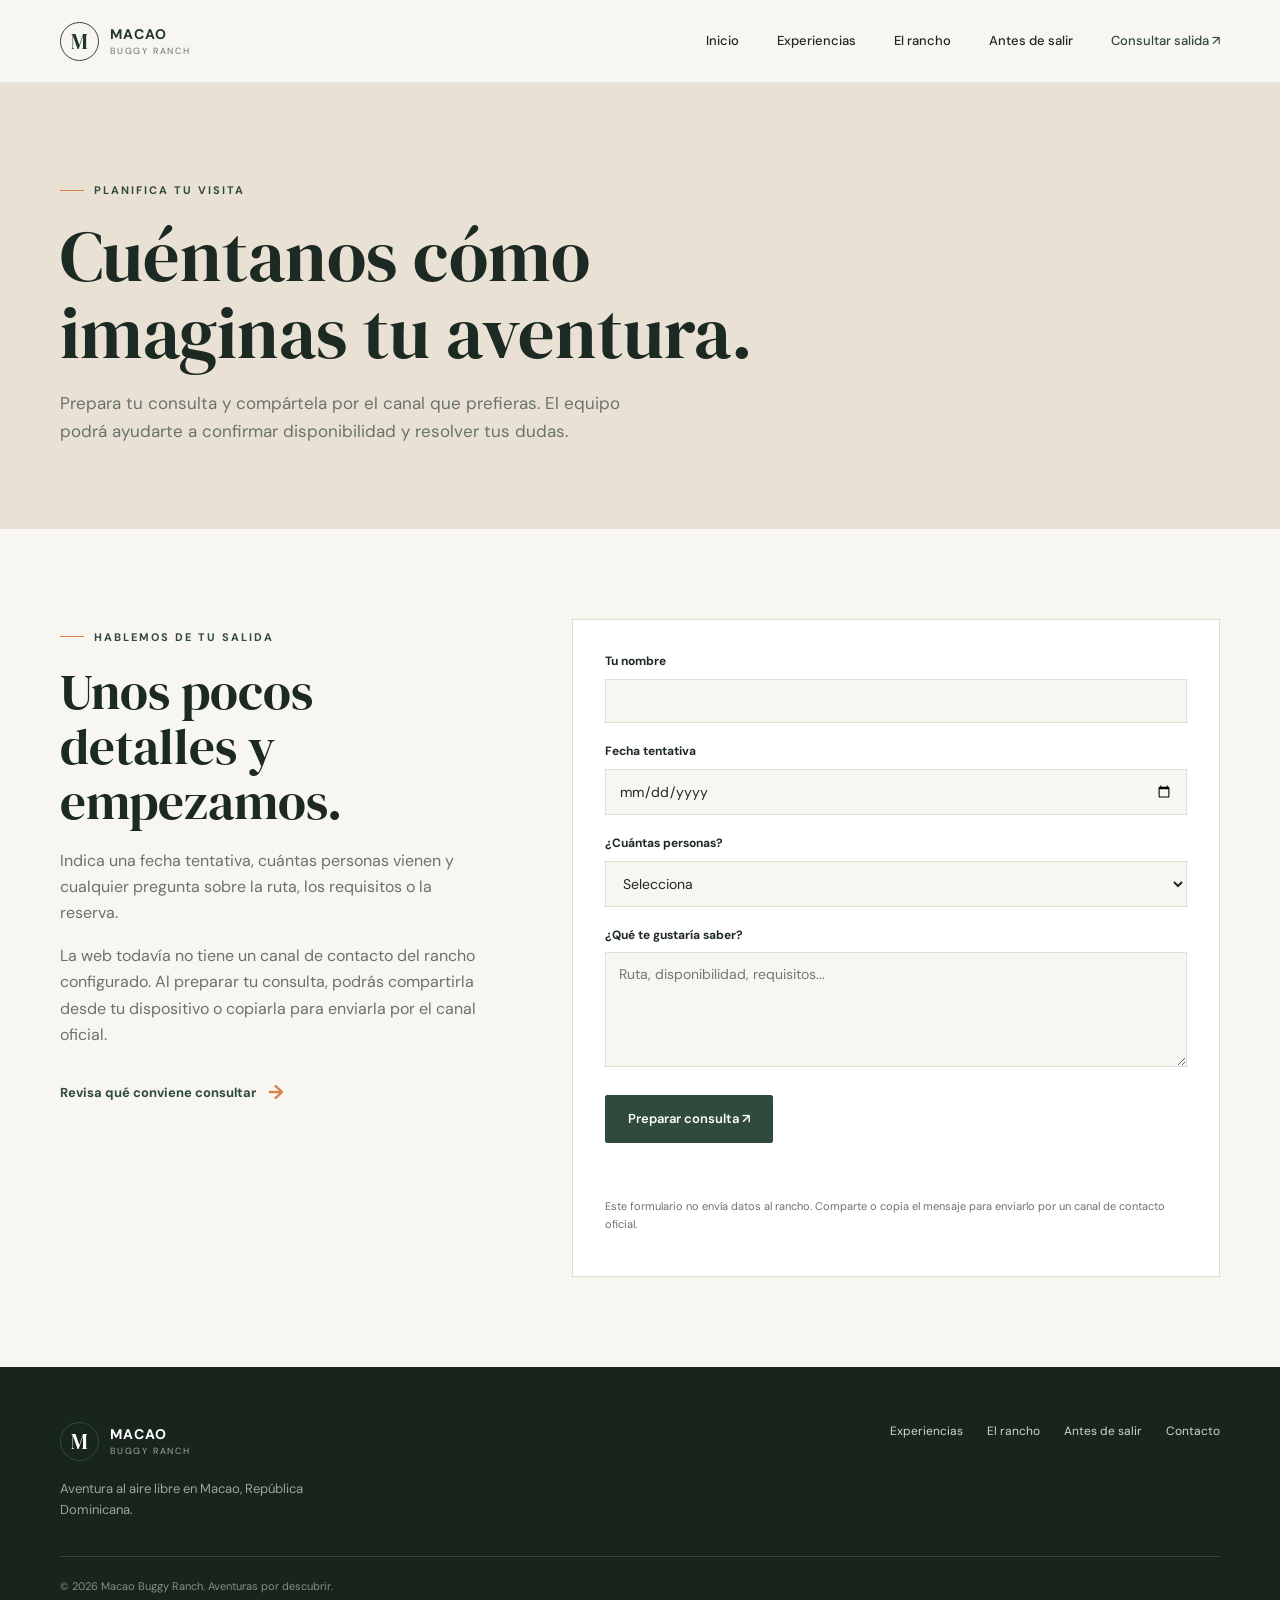
<file: contact.html>
<!doctype html>
<html lang="es">
<head>
    <meta charset="utf-8"><meta name="viewport" content="width=device-width, initial-scale=1">
    <meta name="description" content="Prepara una consulta para planificar tu salida en buggy en Macao.">
    <title>Consulta tu salida | Macao Buggy Ranch</title>
    <link rel="icon" href="assets/img/favicon.ico">
    <link rel="preconnect" href="https://fonts.googleapis.com"><link rel="preconnect" href="https://fonts.gstatic.com" crossorigin>
    <link href="https://fonts.googleapis.com/css2?family=DM+Sans:wght@400;500;600;700&family=DM+Serif+Display&display=swap" rel="stylesheet">
    <link rel="stylesheet" href="assets/css/site.css">
</head>
<body>
    <header class="site-header"><div class="shell header-inner">
        <a class="brand" href="index.html" aria-label="Macao Buggy Ranch, inicio"><span class="brand-mark" aria-hidden="true">M</span><span class="brand-copy"><strong>MACAO</strong><small>BUGGY RANCH</small></span></a>
        <nav class="site-nav" aria-label="Navegación principal"><a href="index.html">Inicio</a><a href="shop.html">Experiencias</a><a href="about.html">El rancho</a><a href="shop-single.html">Antes de salir</a><a class="nav-cta" href="contact.html" aria-current="page">Consultar salida ↗</a></nav>
    </div></header>
    <main>
        <section class="page-hero"><div class="shell"><span class="eyebrow">Planifica tu visita</span><h1>Cuéntanos cómo imaginas tu aventura.</h1><p>Prepara tu consulta y compártela por el canal que prefieras. El equipo podrá ayudarte a confirmar disponibilidad y resolver tus dudas.</p></div></section>
        <section class="content-section shell">
            <div class="contact-layout">
                <div class="contact-details"><span class="eyebrow">Hablemos de tu salida</span><h2>Unos pocos detalles y empezamos.</h2><p>Indica una fecha tentativa, cuántas personas vienen y cualquier pregunta sobre la ruta, los requisitos o la reserva.</p><p>La web todavía no tiene un canal de contacto del rancho configurado. Al preparar tu consulta, podrás compartirla desde tu dispositivo o copiarla para enviarla por el canal oficial.</p><a class="text-link" href="shop-single.html">Revisa qué conviene consultar <span aria-hidden="true">→</span></a></div>
                <form class="contact-form" data-contact-form>
                    <div class="field"><label for="name">Tu nombre</label><input id="name" name="name" autocomplete="name" required></div>
                    <div class="field"><label for="date">Fecha tentativa</label><input id="date" name="date" type="date"></div>
                    <div class="field"><label for="people">¿Cuántas personas?</label><select id="people" name="people" required><option value="">Selecciona</option><option>1 persona</option><option>2 personas</option><option>3 personas</option><option>4 personas</option><option>5 o más personas</option></select></div>
                    <div class="field"><label for="message">¿Qué te gustaría saber?</label><textarea id="message" name="message" placeholder="Ruta, disponibilidad, requisitos..."></textarea></div>
                    <button class="button" type="submit">Preparar consulta ↗</button>
                    <p class="form-status" data-form-status aria-live="polite"></p>
                    <p class="contact-note">Este formulario no envía datos al rancho. Comparte o copia el mensaje para enviarlo por un canal de contacto oficial.</p>
                </form>
            </div>
        </section>
    </main>
    <footer class="site-footer"><div class="shell"><div class="footer-main"><div><a class="brand" href="index.html"><span class="brand-mark" aria-hidden="true">M</span><span class="brand-copy"><strong>MACAO</strong><small>BUGGY RANCH</small></span></a><p class="footer-blurb">Aventura al aire libre en Macao, República Dominicana.</p></div><nav class="footer-links" aria-label="Navegación del pie"><a href="shop.html">Experiencias</a><a href="about.html">El rancho</a><a href="shop-single.html">Antes de salir</a><a href="contact.html">Contacto</a></nav></div><div class="footer-bottom">© 2026 Macao Buggy Ranch. Aventuras por descubrir.</div></div></footer>
    <script src="assets/js/site.js"></script>
</body>
</html>
</file>
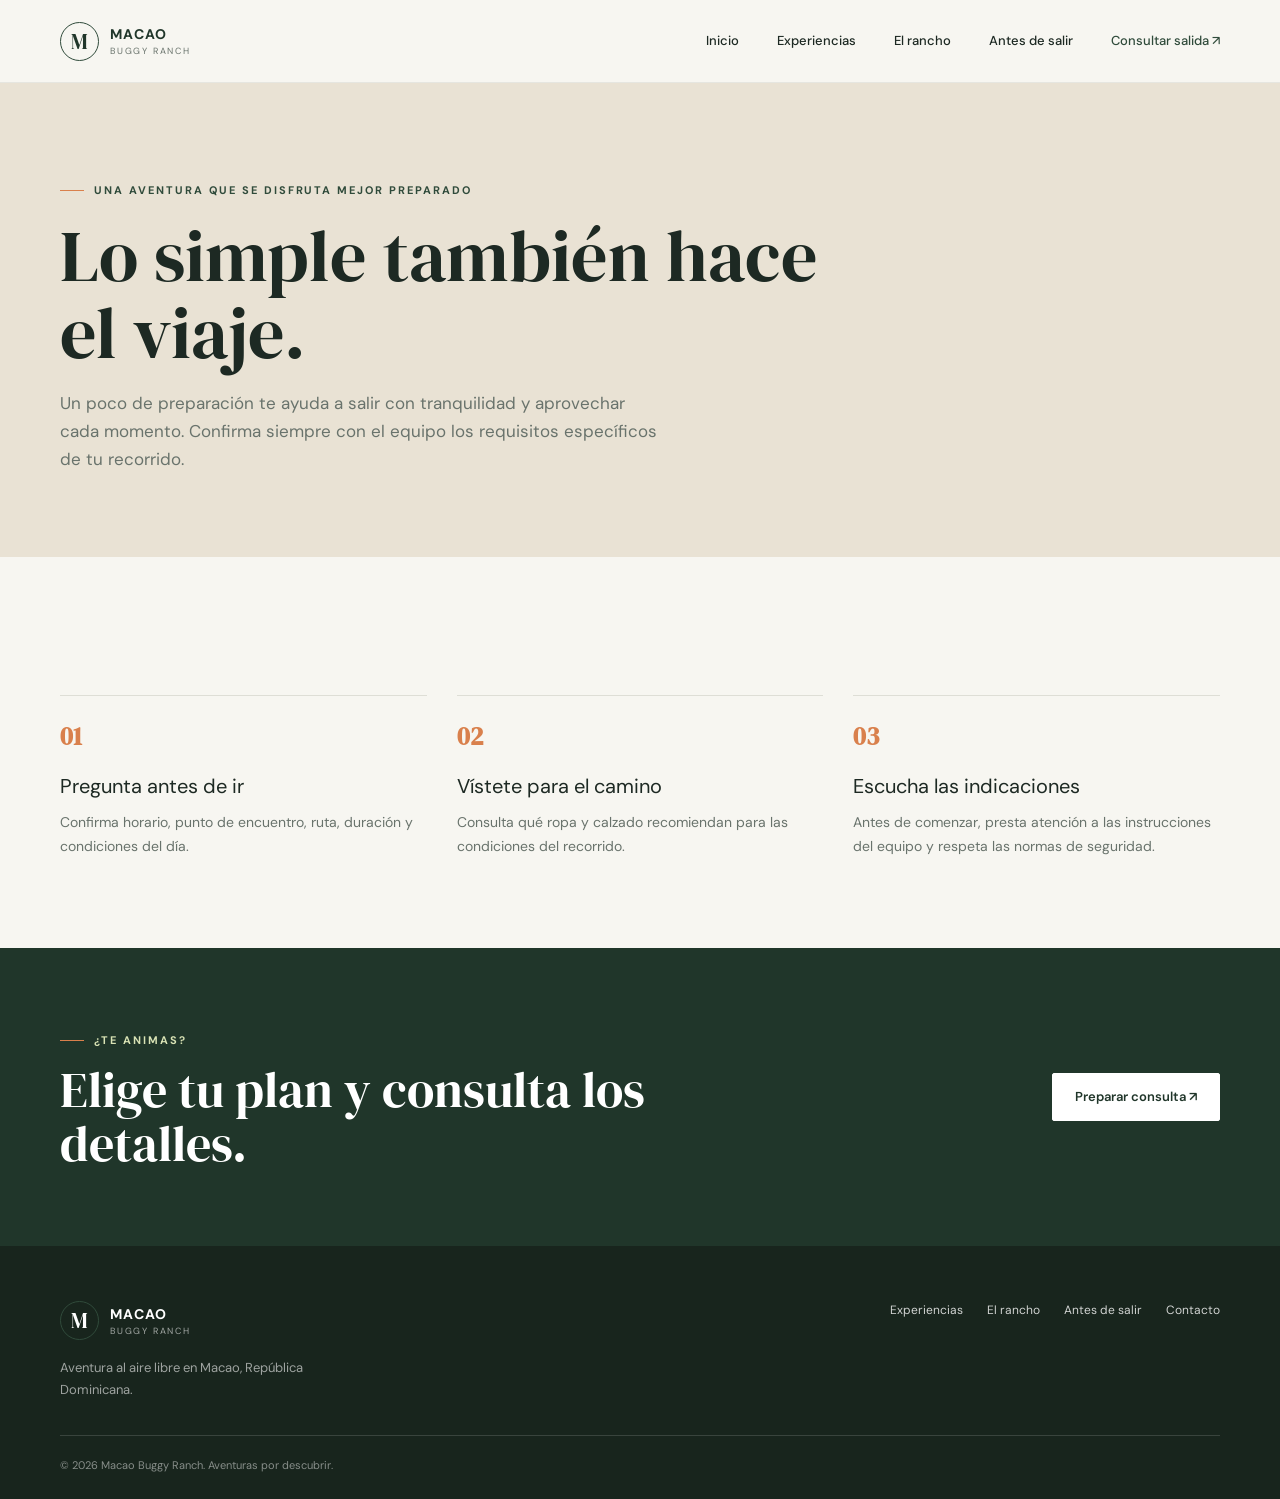
<file: el-poder-de-cambiar.html>
<!doctype html>
<html lang="es">
<head>
    <meta charset="utf-8"><meta name="viewport" content="width=device-width, initial-scale=1">
    <meta name="description" content="Unos consejos sencillos para disfrutar tu aventura en buggy en Macao.">
    <title>Consejos para tu aventura | Macao Buggy Ranch</title>
    <link rel="icon" href="assets/img/favicon.ico">
    <link rel="preconnect" href="https://fonts.googleapis.com"><link rel="preconnect" href="https://fonts.gstatic.com" crossorigin>
    <link href="https://fonts.googleapis.com/css2?family=DM+Sans:wght@400;500;600;700&family=DM+Serif+Display&display=swap" rel="stylesheet">
    <link rel="stylesheet" href="assets/css/site.css">
</head>
<body>
    <header class="site-header"><div class="shell header-inner">
        <a class="brand" href="index.html" aria-label="Macao Buggy Ranch, inicio"><span class="brand-mark" aria-hidden="true">M</span><span class="brand-copy"><strong>MACAO</strong><small>BUGGY RANCH</small></span></a>
        <nav class="site-nav" aria-label="Navegación principal"><a href="index.html">Inicio</a><a href="shop.html">Experiencias</a><a href="about.html">El rancho</a><a href="shop-single.html">Antes de salir</a><a class="nav-cta" href="contact.html">Consultar salida ↗</a></nav>
    </div></header>
    <main>
        <section class="page-hero"><div class="shell"><span class="eyebrow">Una aventura que se disfruta mejor preparado</span><h1>Lo simple también hace el viaje.</h1><p>Un poco de preparación te ayuda a salir con tranquilidad y aprovechar cada momento. Confirma siempre con el equipo los requisitos específicos de tu recorrido.</p></div></section>
        <section class="content-section shell">
            <div class="steps">
                <article class="step"><strong>01</strong><h3>Pregunta antes de ir</h3><p>Confirma horario, punto de encuentro, ruta, duración y condiciones del día.</p></article>
                <article class="step"><strong>02</strong><h3>Vístete para el camino</h3><p>Consulta qué ropa y calzado recomiendan para las condiciones del recorrido.</p></article>
                <article class="step"><strong>03</strong><h3>Escucha las indicaciones</h3><p>Antes de comenzar, presta atención a las instrucciones del equipo y respeta las normas de seguridad.</p></article>
            </div>
        </section>
        <section class="callout"><div class="shell callout-inner"><div><span class="eyebrow">¿Te animas?</span><h2>Elige tu plan y consulta los detalles.</h2></div><a class="button button-light" href="contact.html">Preparar consulta ↗</a></div></section>
    </main>
    <footer class="site-footer"><div class="shell"><div class="footer-main"><div><a class="brand" href="index.html"><span class="brand-mark" aria-hidden="true">M</span><span class="brand-copy"><strong>MACAO</strong><small>BUGGY RANCH</small></span></a><p class="footer-blurb">Aventura al aire libre en Macao, República Dominicana.</p></div><nav class="footer-links" aria-label="Navegación del pie"><a href="shop.html">Experiencias</a><a href="about.html">El rancho</a><a href="shop-single.html">Antes de salir</a><a href="contact.html">Contacto</a></nav></div><div class="footer-bottom">© 2026 Macao Buggy Ranch. Aventuras por descubrir.</div></div></footer>
    <script src="assets/js/site.js"></script>
</body>
</html>
</file>
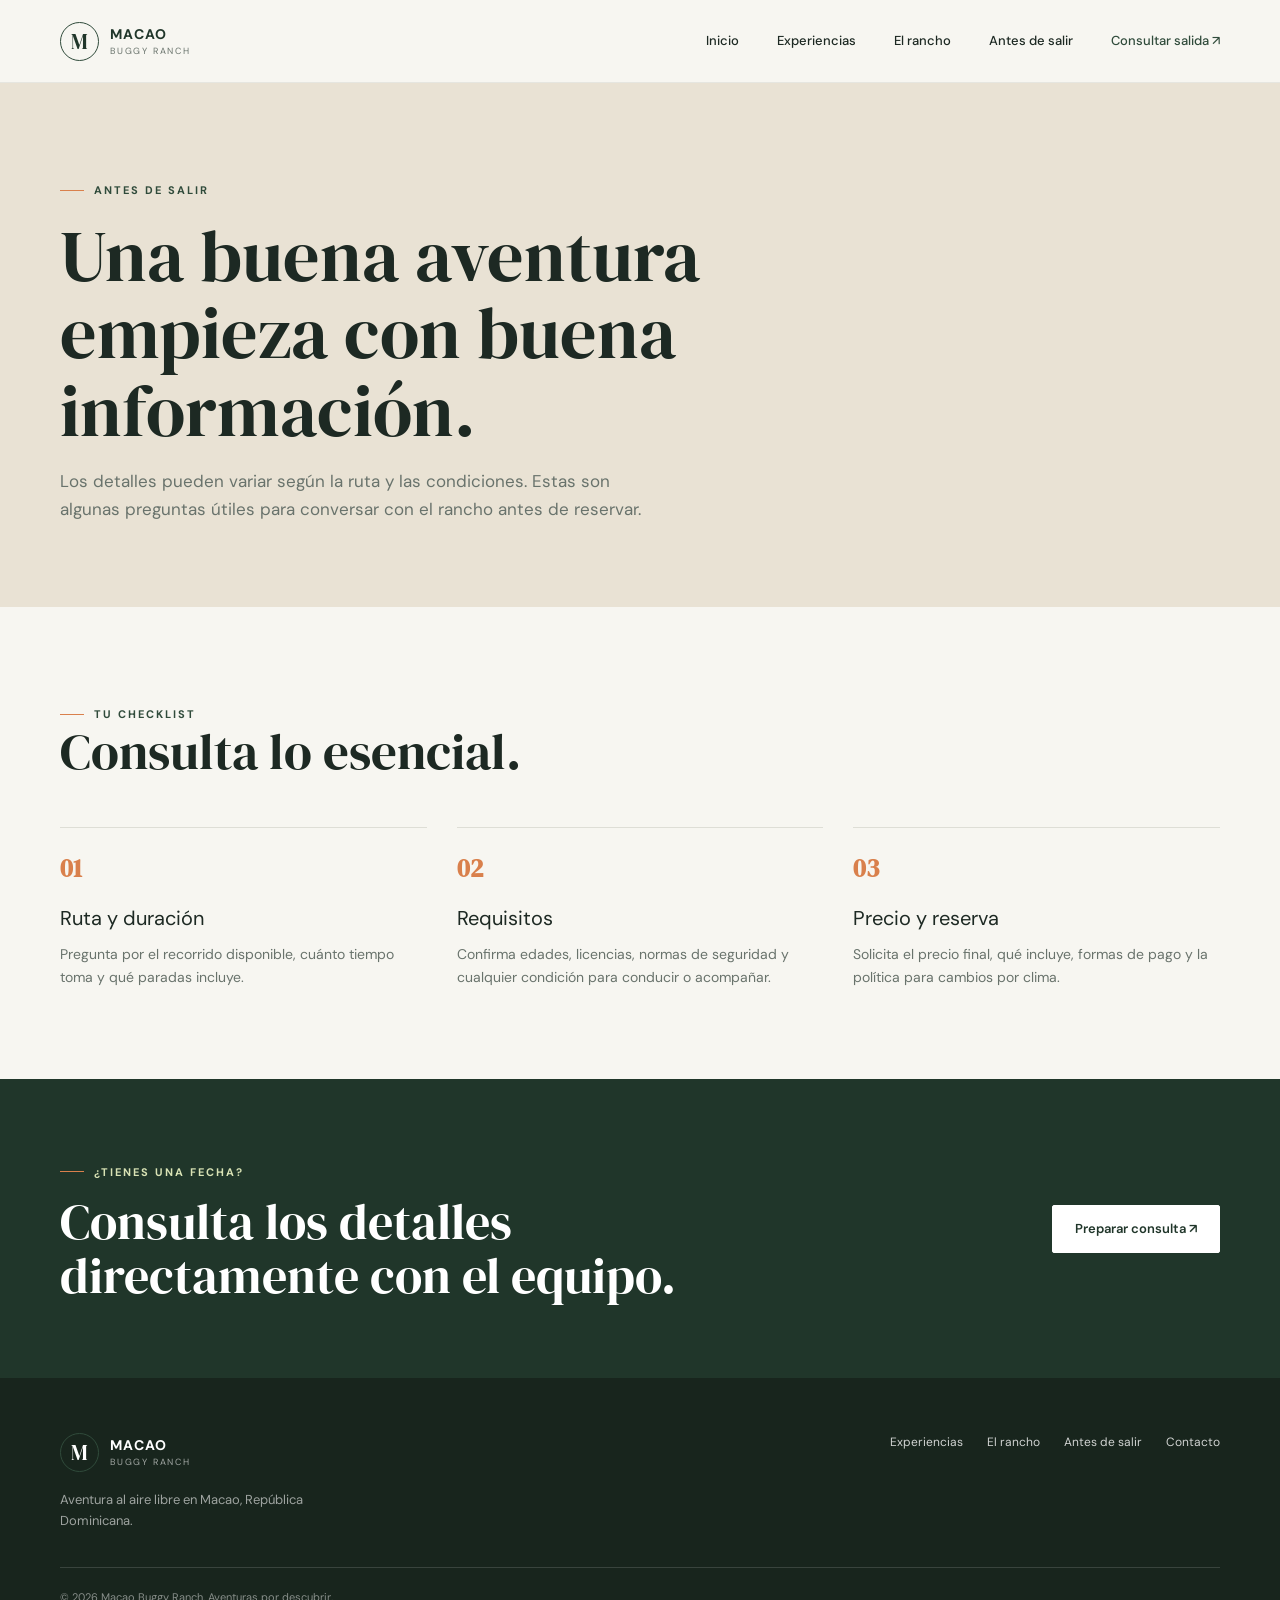
<file: shop-single.html>
<!doctype html>
<html lang="es">
<head>
    <meta charset="utf-8"><meta name="viewport" content="width=device-width, initial-scale=1">
    <meta name="description" content="Lo que conviene consultar antes de planificar una salida en buggy en Macao.">
    <title>Antes de salir | Macao Buggy Ranch</title>
    <link rel="icon" href="assets/img/favicon.ico">
    <link rel="preconnect" href="https://fonts.googleapis.com"><link rel="preconnect" href="https://fonts.gstatic.com" crossorigin>
    <link href="https://fonts.googleapis.com/css2?family=DM+Sans:wght@400;500;600;700&family=DM+Serif+Display&display=swap" rel="stylesheet">
    <link rel="stylesheet" href="assets/css/site.css">
</head>
<body>
    <header class="site-header"><div class="shell header-inner">
        <a class="brand" href="index.html" aria-label="Macao Buggy Ranch, inicio"><span class="brand-mark" aria-hidden="true">M</span><span class="brand-copy"><strong>MACAO</strong><small>BUGGY RANCH</small></span></a>
        <nav class="site-nav" aria-label="Navegación principal"><a href="index.html">Inicio</a><a href="shop.html">Experiencias</a><a href="about.html">El rancho</a><a href="shop-single.html" aria-current="page">Antes de salir</a><a class="nav-cta" href="contact.html">Consultar salida ↗</a></nav>
    </div></header>
    <main>
        <section class="page-hero"><div class="shell"><span class="eyebrow">Antes de salir</span><h1>Una buena aventura empieza con buena información.</h1><p>Los detalles pueden variar según la ruta y las condiciones. Estas son algunas preguntas útiles para conversar con el rancho antes de reservar.</p></div></section>
        <section class="content-section shell">
            <span class="eyebrow">Tu checklist</span><h2>Consulta lo esencial.</h2>
            <div class="steps">
                <article class="step"><strong>01</strong><h3>Ruta y duración</h3><p>Pregunta por el recorrido disponible, cuánto tiempo toma y qué paradas incluye.</p></article>
                <article class="step"><strong>02</strong><h3>Requisitos</h3><p>Confirma edades, licencias, normas de seguridad y cualquier condición para conducir o acompañar.</p></article>
                <article class="step"><strong>03</strong><h3>Precio y reserva</h3><p>Solicita el precio final, qué incluye, formas de pago y la política para cambios por clima.</p></article>
            </div>
        </section>
        <section class="callout"><div class="shell callout-inner"><div><span class="eyebrow">¿Tienes una fecha?</span><h2>Consulta los detalles directamente con el equipo.</h2></div><a class="button button-light" href="contact.html">Preparar consulta ↗</a></div></section>
    </main>
    <footer class="site-footer"><div class="shell"><div class="footer-main"><div><a class="brand" href="index.html"><span class="brand-mark" aria-hidden="true">M</span><span class="brand-copy"><strong>MACAO</strong><small>BUGGY RANCH</small></span></a><p class="footer-blurb">Aventura al aire libre en Macao, República Dominicana.</p></div><nav class="footer-links" aria-label="Navegación del pie"><a href="shop.html">Experiencias</a><a href="about.html">El rancho</a><a href="shop-single.html">Antes de salir</a><a href="contact.html">Contacto</a></nav></div><div class="footer-bottom">© 2026 Macao Buggy Ranch. Aventuras por descubrir.</div></div></footer>
    <script src="assets/js/site.js"></script>
</body>
</html>
</file>
<file: assets/css/site.css>
:root {
    --ink: #1d2923;
    --muted: #69736c;
    --paper: #f7f6f1;
    --sand: #e9e2d4;
    --green: #304b3b;
    --green-dark: #20362a;
    --lime: #d9e3b5;
    --orange: #d9804c;
    --line: #deded6;
    --serif: "DM Serif Display", Georgia, serif;
    --sans: "DM Sans", Arial, sans-serif;
}

* { box-sizing: border-box; }

html { scroll-behavior: smooth; }

body {
    margin: 0;
    color: var(--ink);
    background: var(--paper);
    font-family: var(--sans);
    font-size: 16px;
    line-height: 1.65;
}

a { color: inherit; text-decoration: none; }
a:hover { color: var(--orange); }
img { display: block; max-width: 100%; }

.shell { width: min(1160px, calc(100% - 48px)); margin-inline: auto; }

.site-header {
    position: relative;
    z-index: 2;
    background: var(--paper);
    border-bottom: 1px solid rgba(29, 41, 35, .08);
}

.header-inner {
    min-height: 82px;
    display: flex;
    align-items: center;
    justify-content: space-between;
    gap: 28px;
}

.brand {
    display: inline-flex;
    align-items: center;
    gap: 11px;
    flex-shrink: 0;
    color: var(--green-dark);
}

.brand-mark {
    width: 39px;
    height: 39px;
    display: grid;
    place-items: center;
    border: 1px solid var(--green);
    border-radius: 50%;
    font-family: var(--serif);
    font-size: 21px;
    line-height: 1;
}

.brand-copy { display: grid; line-height: 1.15; }
.brand-copy strong { font-size: 14px; letter-spacing: .09em; }
.brand-copy small { margin-top: 4px; color: var(--muted); font-size: 9px; letter-spacing: .2em; }

.site-nav {
    display: flex;
    align-items: center;
    justify-content: flex-end;
    gap: clamp(16px, 3vw, 38px);
}

.site-nav a { font-size: 13px; font-weight: 500; }
.site-nav .nav-cta { color: var(--green); }

.button {
    min-height: 48px;
    display: inline-flex;
    align-items: center;
    justify-content: center;
    gap: 10px;
    padding: 0 22px;
    border: 1px solid var(--green);
    border-radius: 2px;
    background: var(--green);
    color: #fff;
    font: 600 13px var(--sans);
    transition: background .2s ease, color .2s ease, transform .2s ease;
    cursor: pointer;
}

.button:hover { transform: translateY(-2px); background: var(--green-dark); color: #fff; }
.button-outline { background: transparent; color: var(--green-dark); }
.button-outline:hover { background: var(--green); color: #fff; }
.button-light { border-color: #fff; background: #fff; color: var(--green-dark); }
.button-light:hover { background: var(--lime); color: var(--green-dark); }
.hero .button-outline { border-color: rgba(255, 255, 255, .8); color: #fff; }
.hero .button-outline:hover { border-color: var(--lime); background: var(--lime); color: var(--green-dark); }

.eyebrow {
    display: inline-flex;
    align-items: center;
    gap: 10px;
    color: var(--green);
    font-size: 11px;
    font-weight: 700;
    letter-spacing: .18em;
    text-transform: uppercase;
}

.eyebrow::before { width: 24px; height: 1px; background: var(--orange); content: ""; }

h1, h2, h3, p { margin-top: 0; }
h1, h2, h3 { font-weight: 400; }
h1, h2 { font-family: var(--serif); line-height: 1.08; }
h1 { font-size: clamp(46px, 7vw, 88px); }
h2 { font-size: clamp(34px, 4vw, 52px); }
h3 { font-size: 20px; }

.hero {
    min-height: min(730px, calc(100svh - 82px));
    position: relative;
    display: flex;
    align-items: center;
    overflow: hidden;
    background: var(--green-dark);
    color: white;
}

.hero-image {
    position: absolute;
    inset: 0;
    width: 100%;
    height: 100%;
    object-fit: cover;
    object-position: center 54%;
}

.hero::after {
    position: absolute;
    inset: 0;
    background: linear-gradient(90deg, rgba(19, 34, 26, .82) 0%, rgba(19, 34, 26, .48) 50%, rgba(19, 34, 26, .08) 100%);
    content: "";
}

.hero-content { position: relative; z-index: 1; padding-block: 100px; }
.hero .eyebrow { color: var(--lime); }
.hero h1 { max-width: 740px; margin: 22px 0; }
.hero h1 span { color: var(--lime); }
.hero-copy { max-width: 505px; margin-bottom: 30px; color: rgba(255, 255, 255, .82); font-size: 17px; }
.hero-actions { display: flex; flex-wrap: wrap; gap: 12px; }
.hero-caption { position: absolute; z-index: 1; right: max(24px, calc((100vw - 1160px) / 2)); bottom: 28px; color: rgba(255,255,255,.7); font-size: 10px; letter-spacing: .16em; text-transform: uppercase; }

.intro { padding-block: 112px; }
.intro-grid { display: grid; grid-template-columns: .9fr 1.1fr; gap: 100px; align-items: start; }
.intro h2 { margin: 20px 0; }
.intro-text { padding-top: 28px; color: var(--muted); font-size: 17px; }
.text-link { display: inline-flex; align-items: center; gap: 12px; margin-top: 12px; color: var(--green); font-size: 13px; font-weight: 700; }
.text-link span { color: var(--orange); font-size: 20px; }

.feature-band { background: var(--sand); }
.feature-inner { display: grid; grid-template-columns: 1fr 1fr; align-items: stretch; }
.feature-photo { min-height: 430px; background: #c8b99e url("https://images.unsplash.com/photo-1507525428034-b723cf961d3e?auto=format&fit=crop&w=1400&q=85") center/cover; }
.feature-copy { display: flex; flex-direction: column; justify-content: center; padding: clamp(38px, 7vw, 88px); }
.feature-copy h2 { margin: 20px 0; }
.feature-copy p { max-width: 430px; margin-bottom: 24px; color: var(--muted); }

.experience-section { padding-block: 110px; }
.section-heading { max-width: 610px; margin: 0 auto 48px; text-align: center; }
.section-heading .eyebrow { justify-content: center; }
.section-heading h2 { margin: 19px 0 15px; }
.section-heading p { color: var(--muted); }
.experience-grid { display: grid; grid-template-columns: repeat(3, 1fr); gap: 20px; }
.experience-card { min-height: 280px; display: flex; flex-direction: column; justify-content: flex-end; padding: 30px; background: var(--green); color: #fff; }
.experience-card:nth-child(2) { background: var(--green-dark); }
.experience-card:nth-child(3) { background: #806447; }
.experience-card .number { margin-bottom: 32px; color: var(--lime); font-family: var(--serif); font-size: 24px; }
.experience-card h3 { margin-bottom: 8px; font-family: var(--serif); font-size: 28px; }
.experience-card p { max-width: 310px; margin-bottom: 0; color: rgba(255,255,255,.75); font-size: 14px; }
.note { margin: 22px auto 0; color: var(--muted); font-size: 12px; text-align: center; }

.tour-section { padding-block: 68px 105px; }
.tour-grid { display: grid; grid-template-columns: repeat(4, minmax(0, 1fr)); gap: 20px; }
.tour-card { overflow: hidden; border: 1px solid var(--line); border-radius: 8px; background: #fff; transition: transform .2s ease, box-shadow .2s ease; }
.tour-card:hover { transform: translateY(-4px); box-shadow: 0 14px 34px rgba(29, 41, 35, .1); }
.tour-image-wrap { position: relative; overflow: hidden; aspect-ratio: 1.45 / 1; background: var(--sand); }
.tour-image { width: 100%; height: 100%; object-fit: cover; transition: transform .35s ease; }
.tour-card:hover .tour-image { transform: scale(1.04); }
.tour-type { position: absolute; right: 13px; bottom: 13px; padding: 6px 10px; background: rgba(32, 54, 42, .9); color: #fff; font-size: 10px; font-weight: 700; letter-spacing: .1em; text-transform: uppercase; }
.tour-card-body { padding: 21px 20px 22px; }
.tour-card h2 { margin: 0 0 10px; font-family: var(--serif); font-size: 25px; }
.tour-card p { margin: 0; color: var(--muted); font-size: 13px; line-height: 1.65; }
.tour-link { display: inline-flex; align-items: center; gap: 8px; margin-top: 18px; color: var(--green); font-size: 12px; font-weight: 700; }
.tour-link span { color: var(--orange); font-size: 18px; }

.callout { padding-block: 75px; background: var(--green-dark); color: white; }
.callout-inner { display: flex; align-items: center; justify-content: space-between; gap: 32px; }
.callout h2 { max-width: 660px; margin: 14px 0 0; font-size: clamp(34px, 4vw, 50px); }
.callout .eyebrow { color: var(--lime); }

.page-hero { padding: 90px 0 84px; background: var(--sand); }
.page-hero h1 { max-width: 800px; margin: 17px 0; font-size: clamp(44px, 6vw, 72px); }
.page-hero p { max-width: 600px; margin-bottom: 0; color: var(--muted); font-size: 17px; }
.content-section { padding-block: 90px; }
.content-grid { display: grid; grid-template-columns: 1fr 1fr; align-items: center; gap: 75px; }
.content-grid h2 { margin: 17px 0; }
.content-grid p { color: var(--muted); }
.content-image { width: 100%; min-height: 370px; object-fit: cover; background: var(--sand); }
.steps { display: grid; grid-template-columns: repeat(3, 1fr); gap: 30px; margin-top: 48px; }
.step { padding-top: 20px; border-top: 1px solid var(--line); }
.step strong { color: var(--orange); font-family: var(--serif); font-size: 25px; }
.step h3 { margin: 13px 0 8px; }
.step p { margin-bottom: 0; color: var(--muted); font-size: 14px; }
.contact-layout { display: grid; grid-template-columns: .8fr 1.2fr; gap: 80px; }
.contact-details h2 { margin: 18px 0; }
.contact-details p { color: var(--muted); }
.contact-form { padding: 32px; background: #fff; border: 1px solid var(--line); }
.field { margin-bottom: 19px; }
.field label { display: block; margin-bottom: 7px; font-size: 12px; font-weight: 700; }
.field input, .field textarea, .field select { width: 100%; padding: 12px 13px; border: 1px solid var(--line); border-radius: 0; background: var(--paper); color: var(--ink); font: 14px var(--sans); }
.field textarea { min-height: 115px; resize: vertical; }
.form-status { min-height: 24px; margin: 15px 0 0; color: var(--green); font-size: 13px; }
.contact-note { margin-top: 15px; color: var(--muted); font-size: 11px; }

.site-footer { padding: 55px 0 25px; background: #18251d; color: rgba(255,255,255,.8); }
.footer-main { display: flex; align-items: flex-start; justify-content: space-between; gap: 45px; padding-bottom: 35px; }
.site-footer .brand { color: #fff; }
.site-footer .brand-copy small { color: rgba(255,255,255,.6); }
.footer-blurb { max-width: 300px; margin: 17px 0 0; color: rgba(255,255,255,.58); font-size: 13px; }
.footer-links { display: flex; gap: 24px; flex-wrap: wrap; font-size: 12px; }
.footer-links a:hover { color: var(--lime); }
.footer-bottom { padding-top: 20px; border-top: 1px solid rgba(255,255,255,.14); color: rgba(255,255,255,.48); font-size: 11px; }

:focus-visible { outline: 3px solid var(--orange); outline-offset: 4px; }

@media (max-width: 760px) {
    .shell { width: min(100% - 36px, 560px); }
    .header-inner { min-height: auto; align-items: flex-start; flex-direction: column; gap: 13px; padding-block: 16px; }
    .site-nav { width: 100%; justify-content: flex-start; gap: 18px; overflow-x: auto; padding-bottom: 2px; }
    .site-nav a { flex-shrink: 0; font-size: 12px; }
    .hero { min-height: 620px; }
    .hero-content { padding-block: 78px; }
    .hero::after { background: linear-gradient(90deg, rgba(19,34,26,.8), rgba(19,34,26,.3)); }
    .hero-caption { display: none; }
    .intro, .experience-section, .content-section { padding-block: 72px; }
    .intro-grid, .feature-inner, .content-grid, .contact-layout { grid-template-columns: 1fr; gap: 25px; }
    .intro-text { padding-top: 0; }
    .feature-photo { min-height: 290px; }
    .feature-copy { padding: 38px 24px 48px; }
    .experience-grid, .steps { grid-template-columns: 1fr; }
    .experience-card { min-height: 230px; }
    .tour-grid { grid-template-columns: repeat(2, minmax(0, 1fr)); gap: 14px; }
    .tour-card-body { padding: 17px 15px 19px; }
    .tour-card h2 { font-size: 22px; }
    .callout-inner { align-items: flex-start; flex-direction: column; }
    .page-hero { padding: 65px 0; }
    .content-grid { gap: 20px; }
    .content-image { min-height: 270px; }
    .contact-layout { gap: 32px; }
    .contact-form { padding: 22px; }
    .footer-main { flex-direction: column; gap: 28px; }
}

@media (max-width: 480px) {
    .tour-grid { grid-template-columns: 1fr; }
    .tour-image-wrap { aspect-ratio: 1.7 / 1; }
}

@media (prefers-reduced-motion: reduce) {
    html { scroll-behavior: auto; }
    *, *::before, *::after { transition-duration: .01ms !important; }
}
</file>
